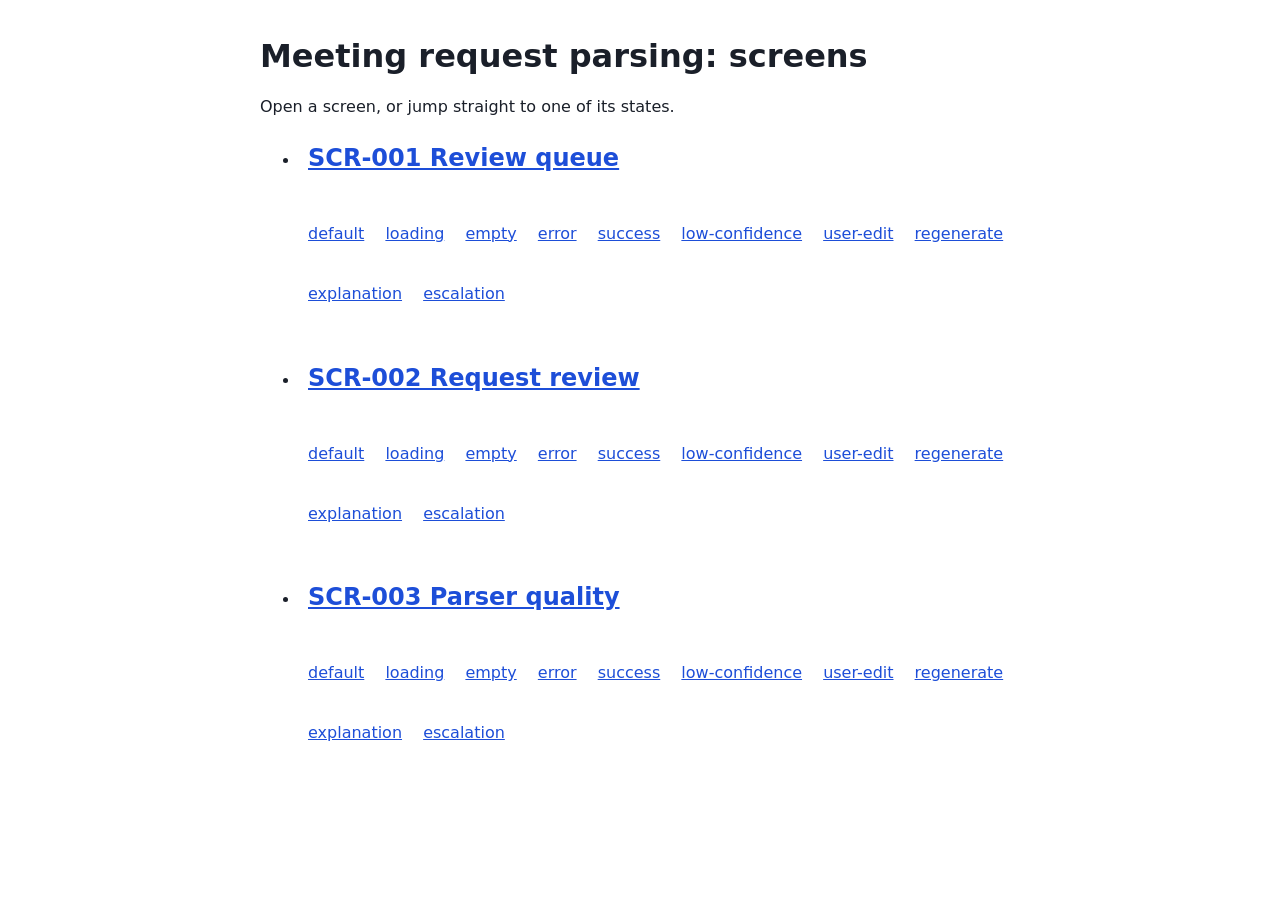
<file: fixtures/ai-clear-fit/golden/ux/index.html>
<!DOCTYPE html>
<html lang="en">
<head>
<meta charset="utf-8">
<title>Meeting request parsing: screen gallery</title>
<style>
:root {
  --color-bg: #ffffff;
  --color-surface: #f5f7fa;
  --color-text: #1a1f29;
  --color-text-muted: #4a5568;
  --color-primary: #1d4ed8;
  --color-on-primary: #ffffff;
  --color-border: #8a94a6;
  --color-success: #166534;
  --color-warning: #92400e;
  --color-danger: #b91c1c;
  --space-1: 4px;
  --space-2: 8px;
  --space-3: 16px;
  --space-4: 24px;
  --space-5: 32px;
  --radius: 8px;
  --font-family: system-ui, -apple-system, "Segoe UI", sans-serif;
  --font-size-base: 16px;
  --touch-target-min: 44px;
}
body { font-family: var(--font-family); color: var(--color-text); background: var(--color-bg); max-width: 760px; margin: 0 auto; padding: var(--space-3); }
a { color: var(--color-primary); display: inline-block; padding: var(--space-2); min-height: var(--touch-target-min); }
</style>
</head>
<body>
<main>
<h1>Meeting request parsing: screens</h1>
<p>Open a screen, or jump straight to one of its states.</p>
<ul>
<li><h2><a href="screens/SCR-001-review-queue.html">SCR-001 Review queue</a></h2><p><a href="screens/SCR-001-review-queue.html#state-default">default</a> <a href="screens/SCR-001-review-queue.html#state-loading">loading</a> <a href="screens/SCR-001-review-queue.html#state-empty">empty</a> <a href="screens/SCR-001-review-queue.html#state-error">error</a> <a href="screens/SCR-001-review-queue.html#state-success">success</a> <a href="screens/SCR-001-review-queue.html#state-low-confidence">low-confidence</a> <a href="screens/SCR-001-review-queue.html#state-user-edit">user-edit</a> <a href="screens/SCR-001-review-queue.html#state-regenerate">regenerate</a> <a href="screens/SCR-001-review-queue.html#state-explanation">explanation</a> <a href="screens/SCR-001-review-queue.html#state-escalation">escalation</a></p></li>
<li><h2><a href="screens/SCR-002-request-review.html">SCR-002 Request review</a></h2><p><a href="screens/SCR-002-request-review.html#state-default">default</a> <a href="screens/SCR-002-request-review.html#state-loading">loading</a> <a href="screens/SCR-002-request-review.html#state-empty">empty</a> <a href="screens/SCR-002-request-review.html#state-error">error</a> <a href="screens/SCR-002-request-review.html#state-success">success</a> <a href="screens/SCR-002-request-review.html#state-low-confidence">low-confidence</a> <a href="screens/SCR-002-request-review.html#state-user-edit">user-edit</a> <a href="screens/SCR-002-request-review.html#state-regenerate">regenerate</a> <a href="screens/SCR-002-request-review.html#state-explanation">explanation</a> <a href="screens/SCR-002-request-review.html#state-escalation">escalation</a></p></li>
<li><h2><a href="screens/SCR-003-parser-quality.html">SCR-003 Parser quality</a></h2><p><a href="screens/SCR-003-parser-quality.html#state-default">default</a> <a href="screens/SCR-003-parser-quality.html#state-loading">loading</a> <a href="screens/SCR-003-parser-quality.html#state-empty">empty</a> <a href="screens/SCR-003-parser-quality.html#state-error">error</a> <a href="screens/SCR-003-parser-quality.html#state-success">success</a> <a href="screens/SCR-003-parser-quality.html#state-low-confidence">low-confidence</a> <a href="screens/SCR-003-parser-quality.html#state-user-edit">user-edit</a> <a href="screens/SCR-003-parser-quality.html#state-regenerate">regenerate</a> <a href="screens/SCR-003-parser-quality.html#state-explanation">explanation</a> <a href="screens/SCR-003-parser-quality.html#state-escalation">escalation</a></p></li>
</ul>
</main>
</body>
</html>
</file>
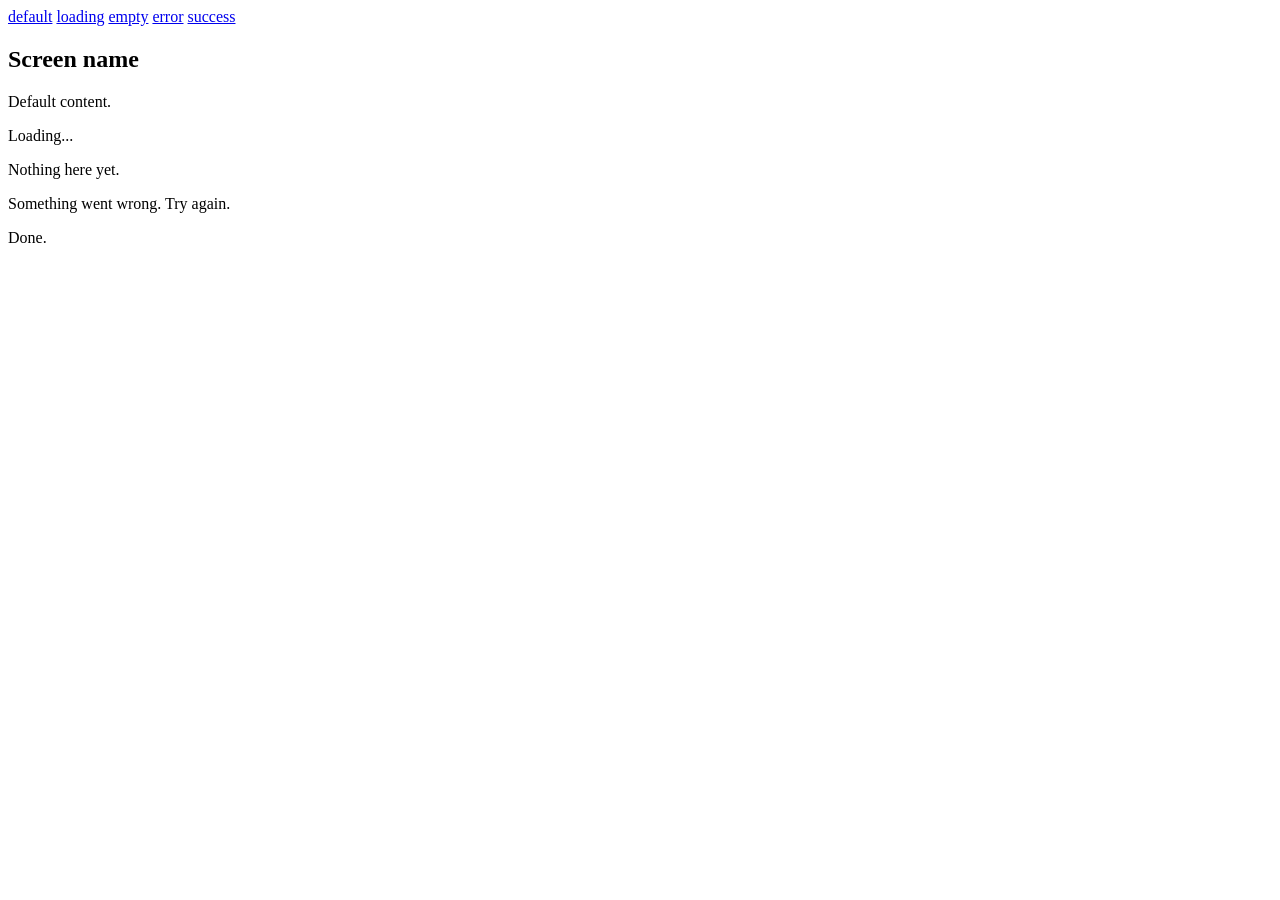
<file: templates/ux-screen.html>
<!DOCTYPE html>
<html lang="en">
<head>
<meta charset="utf-8">
<title>SCR-001 Screen name</title>
<style>
/* TOKENS: replace this comment with the exact content of templates/ux-tokens.css (or the configured tokens file). */
/* Screen styles go after the tokens block. Use var(--...) only: no hex, rgb( or hsl( colours. */
body { font-family: var(--font-family); color: var(--color-text); background: var(--color-bg); }
button, a.button { min-height: var(--touch-target-min); }
</style>
</head>
<body>
<nav aria-label="States">
  <a href="#state-default">default</a>
  <a href="#state-loading">loading</a>
  <a href="#state-empty">empty</a>
  <a href="#state-error">error</a>
  <a href="#state-success">success</a>
  <!-- AI features also: low-confidence, user-edit, regenerate, explanation, escalation -->
</nav>
<main data-screen="SCR-001">
  <section id="state-default" data-state="default">
    <h1>Screen name</h1>
    <p>Default content.</p>
  </section>
  <section id="state-loading" data-state="loading"><p>Loading...</p></section>
  <section id="state-empty" data-state="empty"><p>Nothing here yet.</p></section>
  <section id="state-error" data-state="error"><p>Something went wrong. Try again.</p></section>
  <section id="state-success" data-state="success"><p>Done.</p></section>
</main>
</body>
</html>
</file>
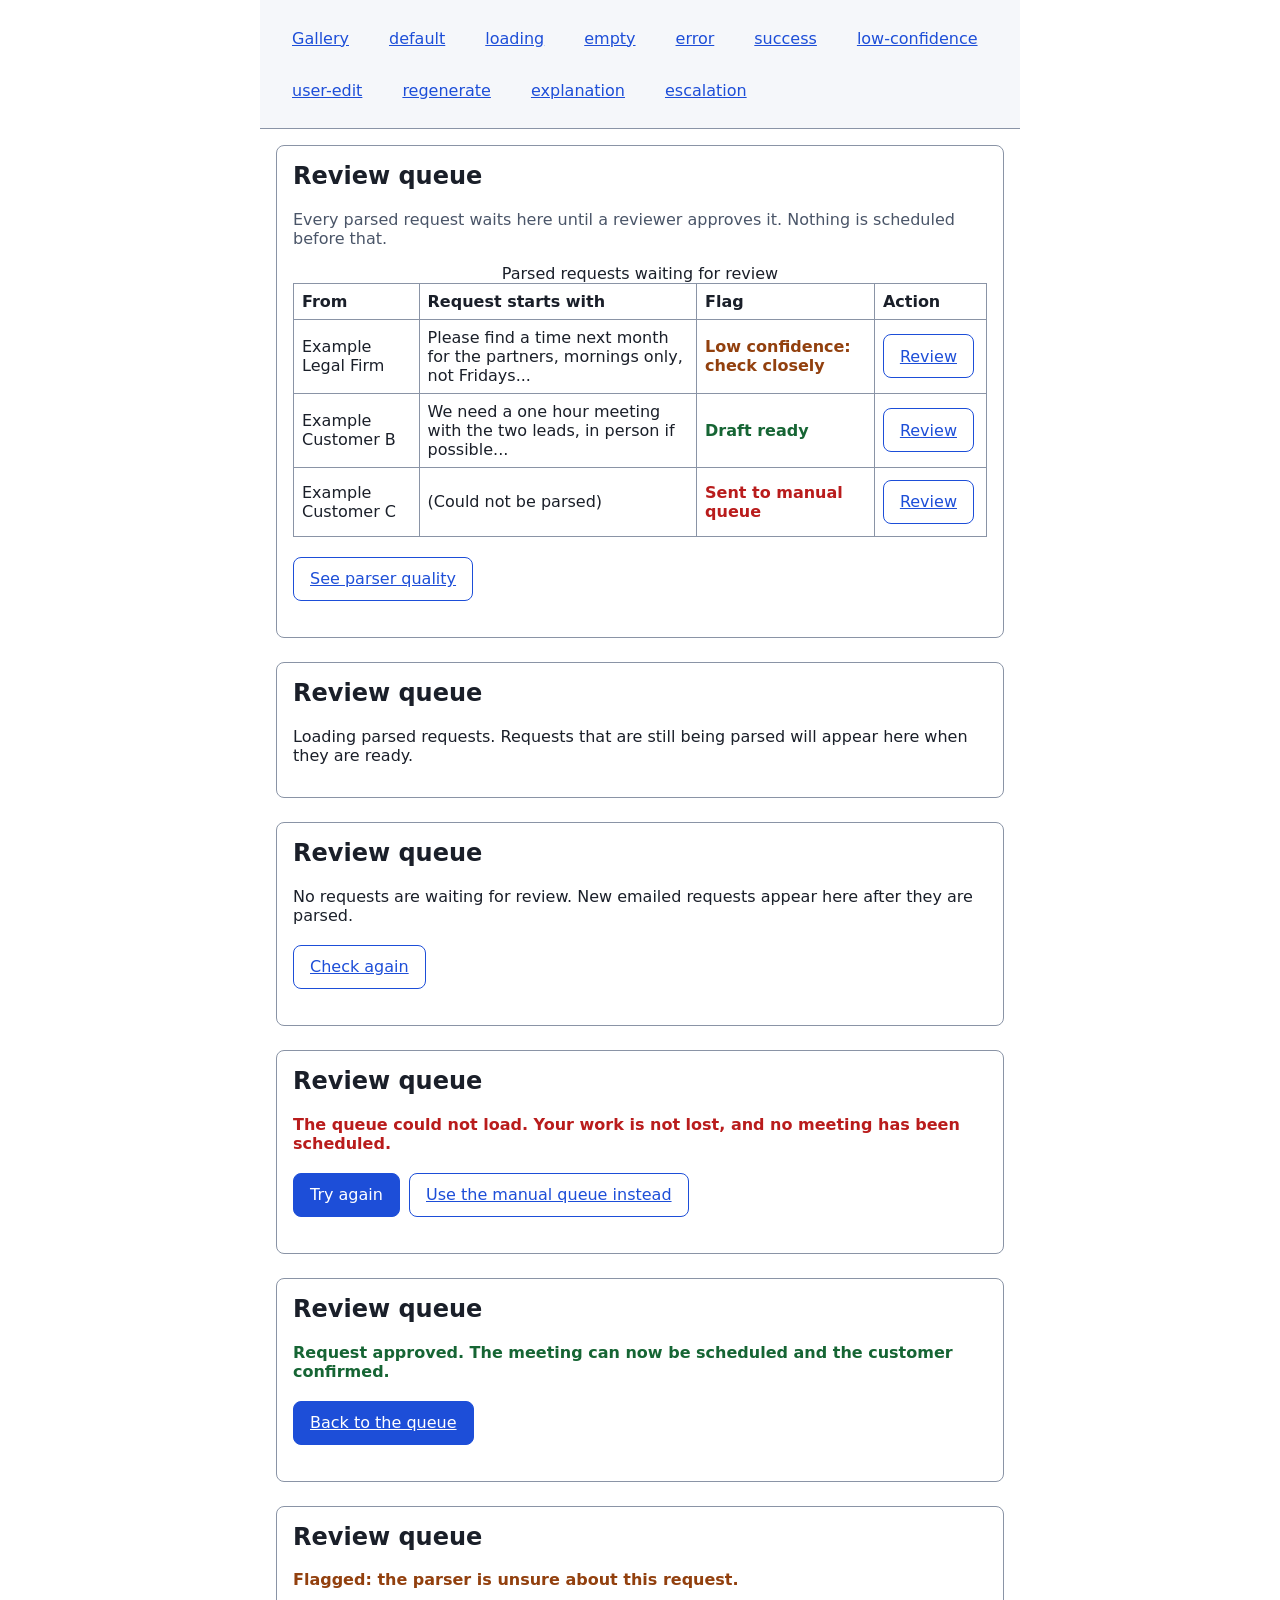
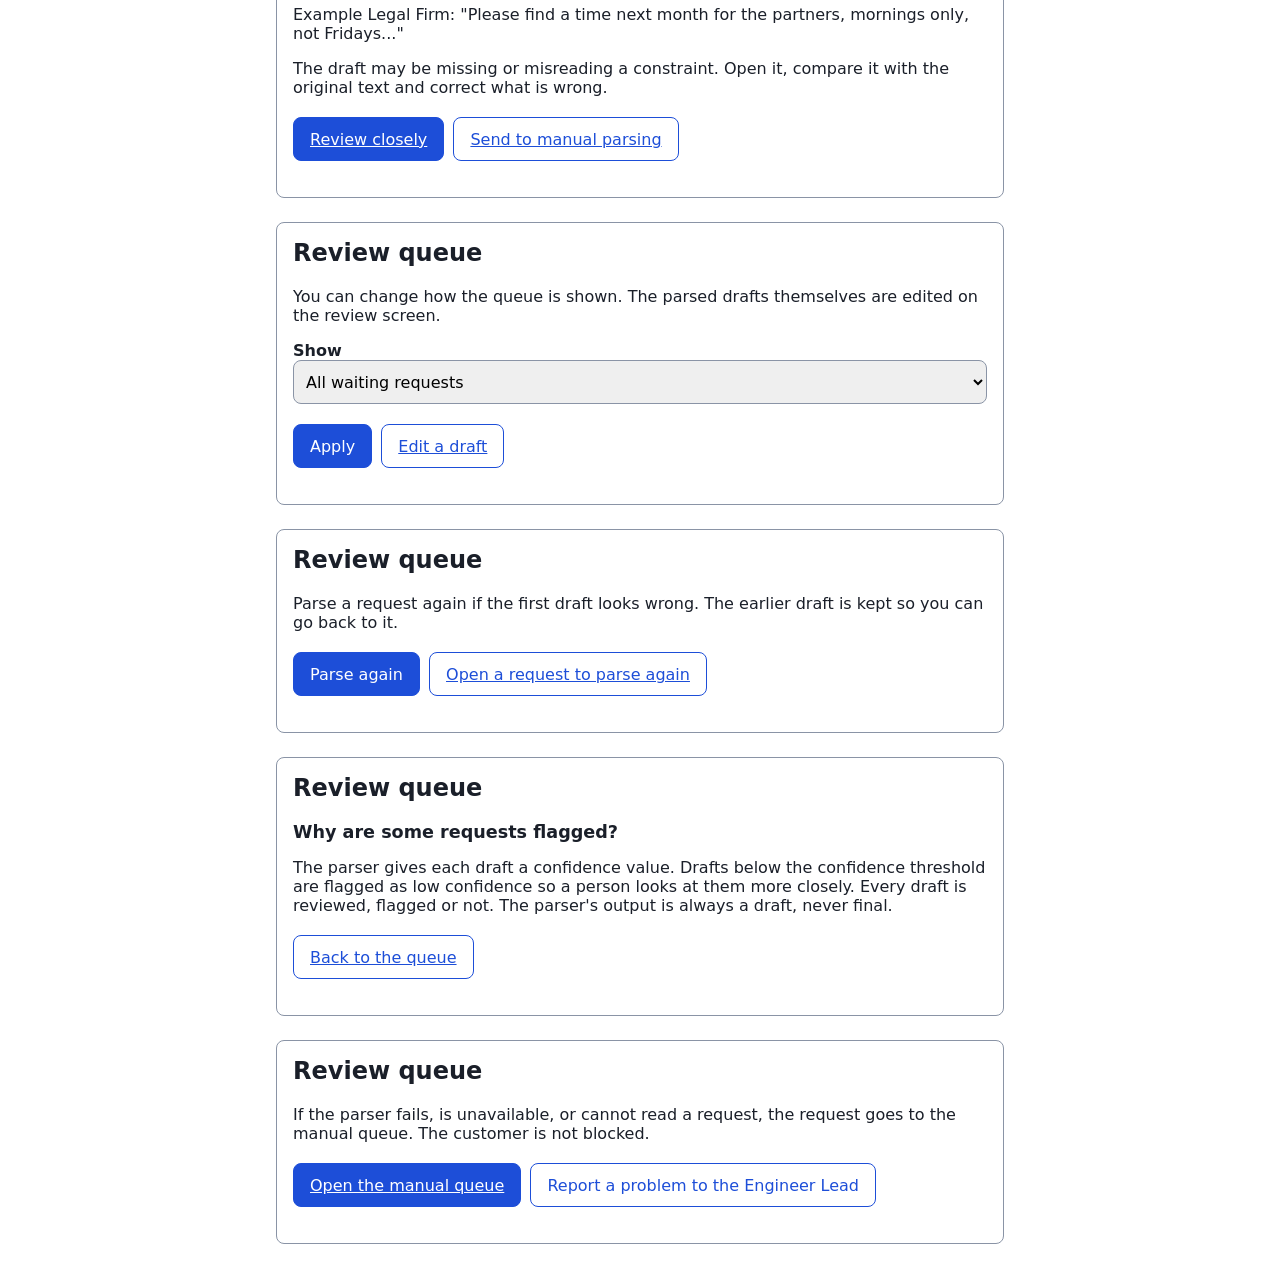
<file: fixtures/ai-clear-fit/golden/ux/screens/SCR-001-review-queue.html>
<!DOCTYPE html>
<html lang="en">
<head>
<meta charset="utf-8">
<title>SCR-001 Review queue</title>
<style>
:root {
  --color-bg: #ffffff;
  --color-surface: #f5f7fa;
  --color-text: #1a1f29;
  --color-text-muted: #4a5568;
  --color-primary: #1d4ed8;
  --color-on-primary: #ffffff;
  --color-border: #8a94a6;
  --color-success: #166534;
  --color-warning: #92400e;
  --color-danger: #b91c1c;
  --space-1: 4px;
  --space-2: 8px;
  --space-3: 16px;
  --space-4: 24px;
  --space-5: 32px;
  --radius: 8px;
  --font-family: system-ui, -apple-system, "Segoe UI", sans-serif;
  --font-size-base: 16px;
  --touch-target-min: 44px;
}
* { box-sizing: border-box; }
body { font-family: var(--font-family); font-size: var(--font-size-base); color: var(--color-text); background: var(--color-bg); margin: 0; }
nav, main { max-width: 760px; margin: 0 auto; padding: var(--space-3); }
nav { display: flex; flex-wrap: wrap; gap: var(--space-2); background: var(--color-surface); border-bottom: 1px solid var(--color-border); }
nav a { color: var(--color-primary); padding: var(--space-2) var(--space-3); min-height: var(--touch-target-min); display: inline-flex; align-items: center; }
section { border: 1px solid var(--color-border); border-radius: var(--radius); padding: var(--space-3); margin-bottom: var(--space-4); }
section:target { outline: 3px solid var(--color-primary); }
h1 { font-size: 1.5rem; margin-top: 0; }
h2 { font-size: 1.1rem; }
.muted { color: var(--color-text-muted); }
.tag { display: inline-block; border: 1px solid var(--color-border); border-radius: var(--radius); padding: var(--space-1) var(--space-2); }
.warn { color: var(--color-warning); border-color: var(--color-warning); font-weight: bold; }
.ok { color: var(--color-success); font-weight: bold; }
.err { color: var(--color-danger); font-weight: bold; }
.box { background: var(--color-surface); border-radius: var(--radius); padding: var(--space-3); margin: var(--space-2) 0; white-space: pre-wrap; }
.row { display: flex; gap: var(--space-3); flex-wrap: wrap; }
.row > * { flex: 1 1 280px; }
table { border-collapse: collapse; width: 100%; }
th, td { border: 1px solid var(--color-border); padding: var(--space-2); text-align: left; }
button, a.button { min-height: var(--touch-target-min); padding: var(--space-2) var(--space-3); border-radius: var(--radius); border: 1px solid var(--color-primary); background: var(--color-bg); color: var(--color-primary); font: inherit; display: inline-flex; align-items: center; cursor: pointer; margin: var(--space-1) var(--space-1) var(--space-1) 0; }
button.primary, a.primary { background: var(--color-primary); color: var(--color-on-primary); }
button.danger { border-color: var(--color-danger); color: var(--color-danger); }
input, select, textarea { min-height: var(--touch-target-min); padding: var(--space-2); border: 1px solid var(--color-border); border-radius: var(--radius); font: inherit; width: 100%; }
label { display: block; font-weight: bold; margin-top: var(--space-2); }
</style>
</head>
<body>
<nav aria-label="States of this screen">
  <a href="../index.html">Gallery</a>
  <a href="#state-default">default</a>
  <a href="#state-loading">loading</a>
  <a href="#state-empty">empty</a>
  <a href="#state-error">error</a>
  <a href="#state-success">success</a>
  <a href="#state-low-confidence">low-confidence</a>
  <a href="#state-user-edit">user-edit</a>
  <a href="#state-regenerate">regenerate</a>
  <a href="#state-explanation">explanation</a>
  <a href="#state-escalation">escalation</a>
</nav>
<main data-screen="SCR-001">
  <section id="state-default" data-state="default">
<h1>Review queue</h1>
<p class="muted">Every parsed request waits here until a reviewer approves it. Nothing is scheduled before that.</p>
<table>
<caption>Parsed requests waiting for review</caption>
<thead><tr><th scope="col">From</th><th scope="col">Request starts with</th><th scope="col">Flag</th><th scope="col">Action</th></tr></thead>
<tbody>
<tr><td>Example Legal Firm</td><td>Please find a time next month for the partners, mornings only, not Fridays...</td><td><span class="warn">Low confidence: check closely</span></td><td><a class="button" href="SCR-002-request-review.html">Review</a></td></tr>
<tr><td>Example Customer B</td><td>We need a one hour meeting with the two leads, in person if possible...</td><td><span class="ok">Draft ready</span></td><td><a class="button" href="SCR-002-request-review.html">Review</a></td></tr>
<tr><td>Example Customer C</td><td>(Could not be parsed)</td><td><span class="err">Sent to manual queue</span></td><td><a class="button" href="SCR-002-request-review.html">Review</a></td></tr>
</tbody></table>
<p><a class="button" href="SCR-003-parser-quality.html">See parser quality</a></p>
  </section>
  <section id="state-loading" data-state="loading">
<h1>Review queue</h1><p role="status">Loading parsed requests. Requests that are still being parsed will appear here when they are ready.</p>
  </section>
  <section id="state-empty" data-state="empty">
<h1>Review queue</h1><p>No requests are waiting for review. New emailed requests appear here after they are parsed.</p><p><a class="button" href="#state-default">Check again</a></p>
  </section>
  <section id="state-error" data-state="error">
<h1>Review queue</h1><p class="err" role="alert">The queue could not load. Your work is not lost, and no meeting has been scheduled.</p><p><button class="primary">Try again</button> <a class="button" href="#state-escalation">Use the manual queue instead</a></p>
  </section>
  <section id="state-success" data-state="success">
<h1>Review queue</h1><p class="ok" role="status">Request approved. The meeting can now be scheduled and the customer confirmed.</p><p><a class="button primary" href="#state-default">Back to the queue</a></p>
  </section>
  <section id="state-low-confidence" data-state="low-confidence">
<h1>Review queue</h1>
<p class="warn">Flagged: the parser is unsure about this request.</p>
<p>Example Legal Firm: "Please find a time next month for the partners, mornings only, not Fridays..."</p>
<p>The draft may be missing or misreading a constraint. Open it, compare it with the original text and correct what is wrong.</p>
<p><a class="button primary" href="SCR-002-request-review.html#state-low-confidence">Review closely</a> <a class="button" href="#state-escalation">Send to manual parsing</a></p>
  </section>
  <section id="state-user-edit" data-state="user-edit">
<h1>Review queue</h1>
<p>You can change how the queue is shown. The parsed drafts themselves are edited on the review screen.</p>
<label for="q-filter">Show</label>
<select id="q-filter"><option>All waiting requests</option><option>Low confidence only</option><option>Sent to manual queue</option></select>
<p><button class="primary">Apply</button> <a class="button" href="SCR-002-request-review.html#state-user-edit">Edit a draft</a></p>
  </section>
  <section id="state-regenerate" data-state="regenerate">
<h1>Review queue</h1>
<p>Parse a request again if the first draft looks wrong. The earlier draft is kept so you can go back to it.</p>
<p><button class="primary">Parse again</button> <a class="button" href="SCR-002-request-review.html#state-regenerate">Open a request to parse again</a></p>
  </section>
  <section id="state-explanation" data-state="explanation">
<h1>Review queue</h1>
<h2>Why are some requests flagged?</h2>
<p>The parser gives each draft a confidence value. Drafts below the confidence threshold are flagged as low confidence so a person looks at them more closely. Every draft is reviewed, flagged or not. The parser's output is always a draft, never final.</p>
<p><a class="button" href="#state-default">Back to the queue</a></p>
  </section>
  <section id="state-escalation" data-state="escalation">
<h1>Review queue</h1>
<p>If the parser fails, is unavailable, or cannot read a request, the request goes to the manual queue. The customer is not blocked.</p>
<p><a class="button primary" href="#state-default">Open the manual queue</a> <button>Report a problem to the Engineer Lead</button></p>
  </section>
</main>
</body>
</html>
</file>
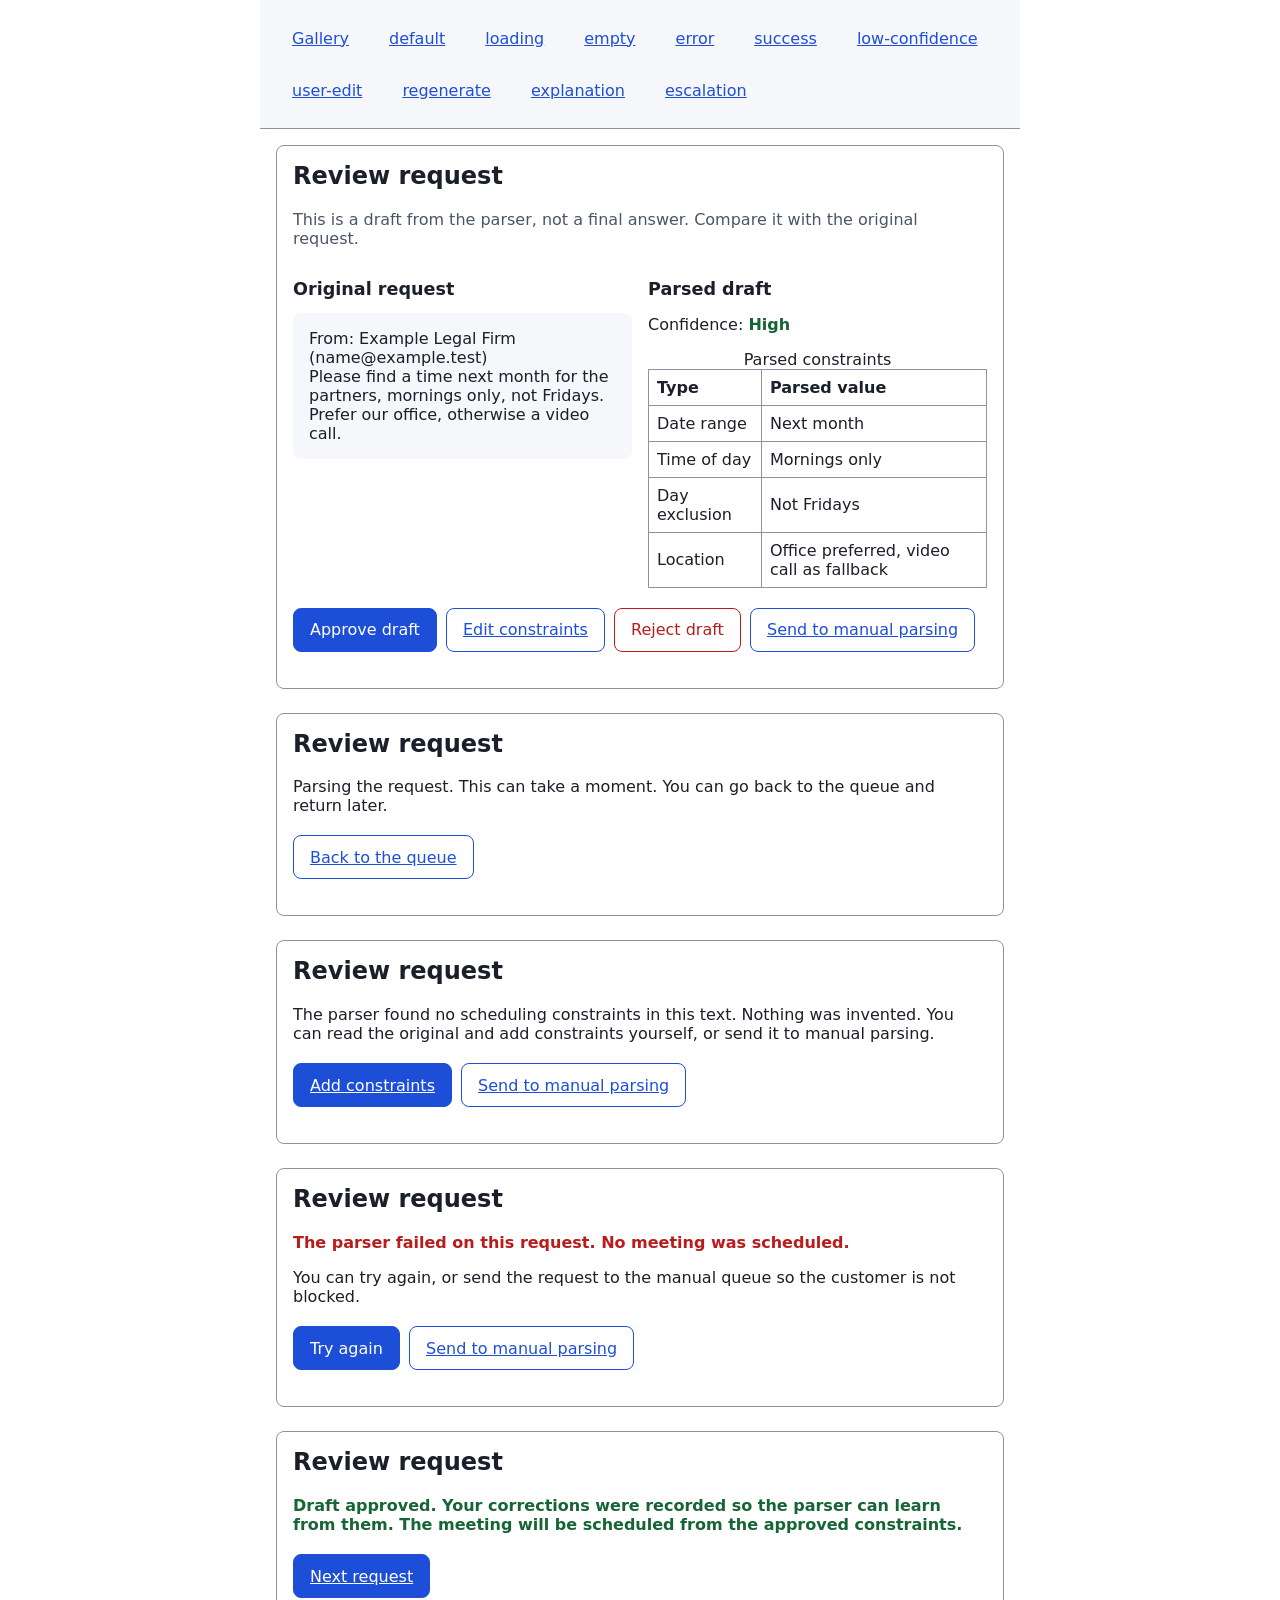
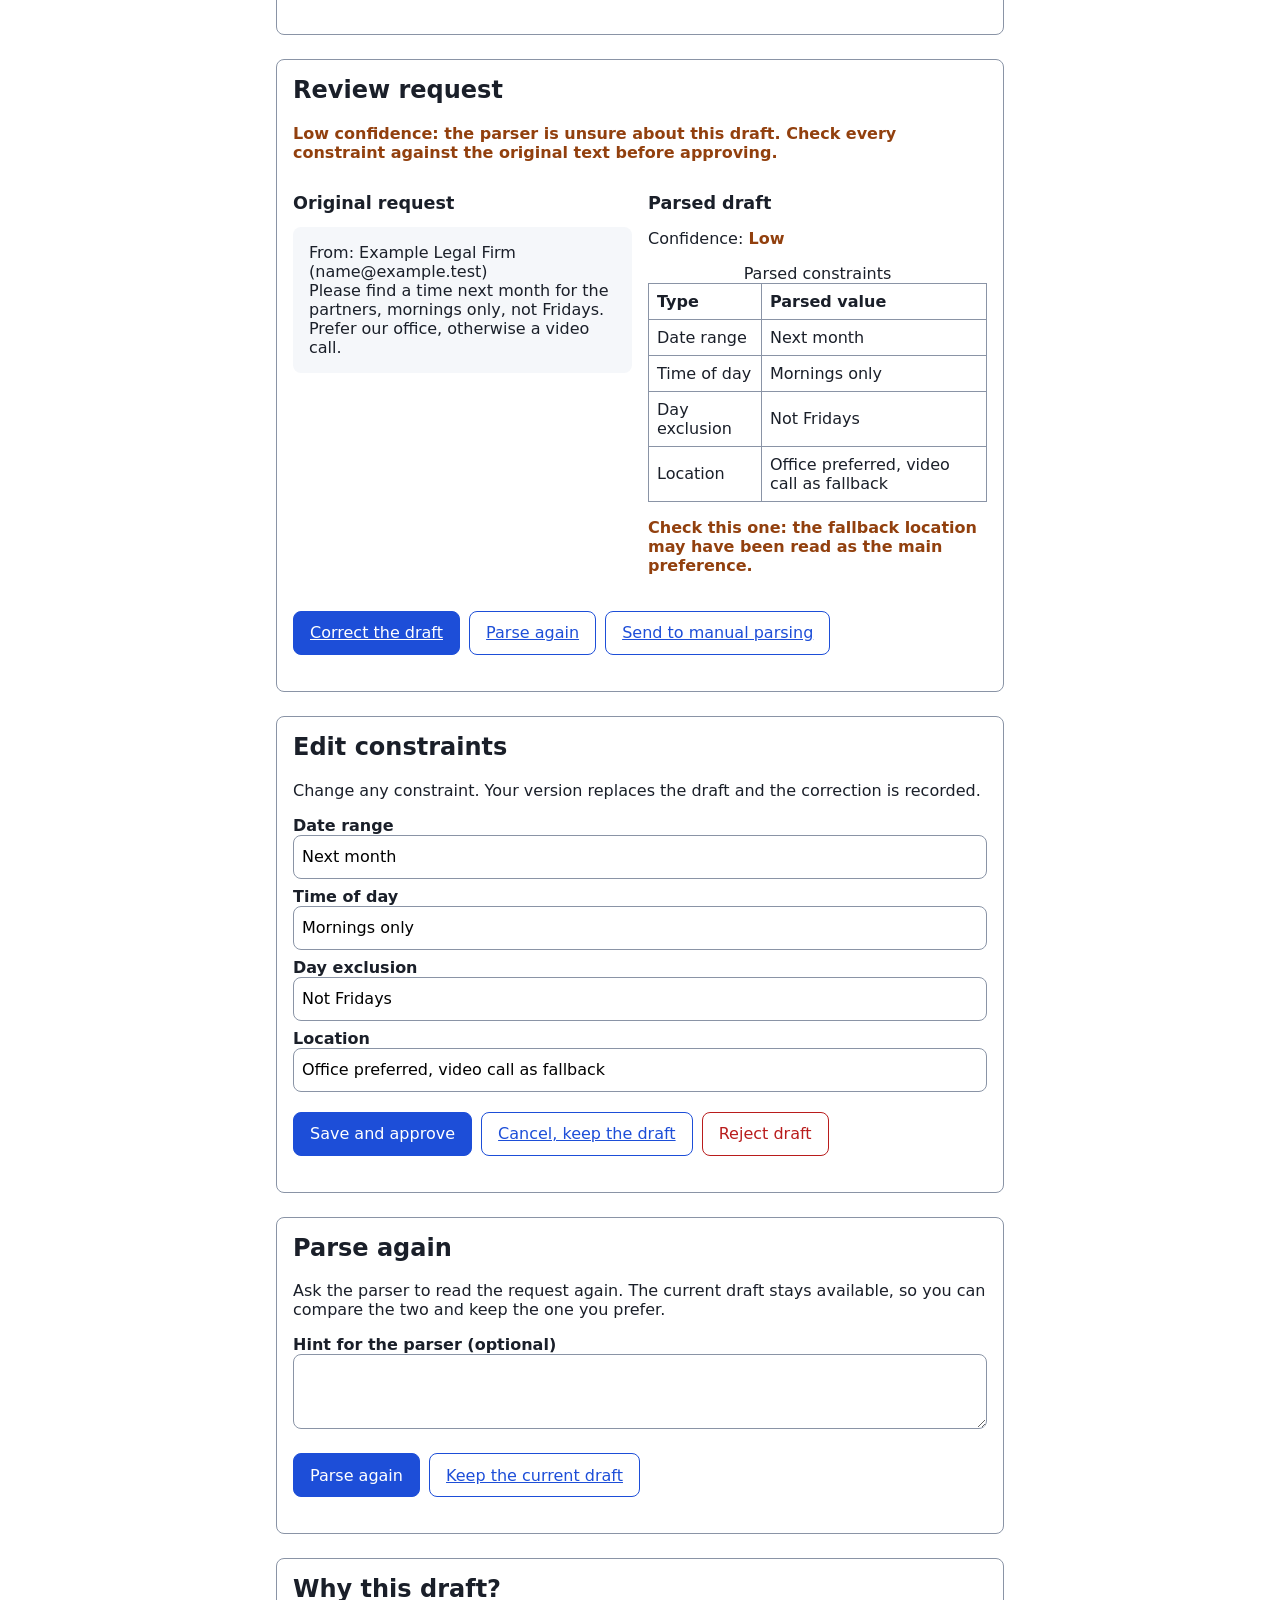
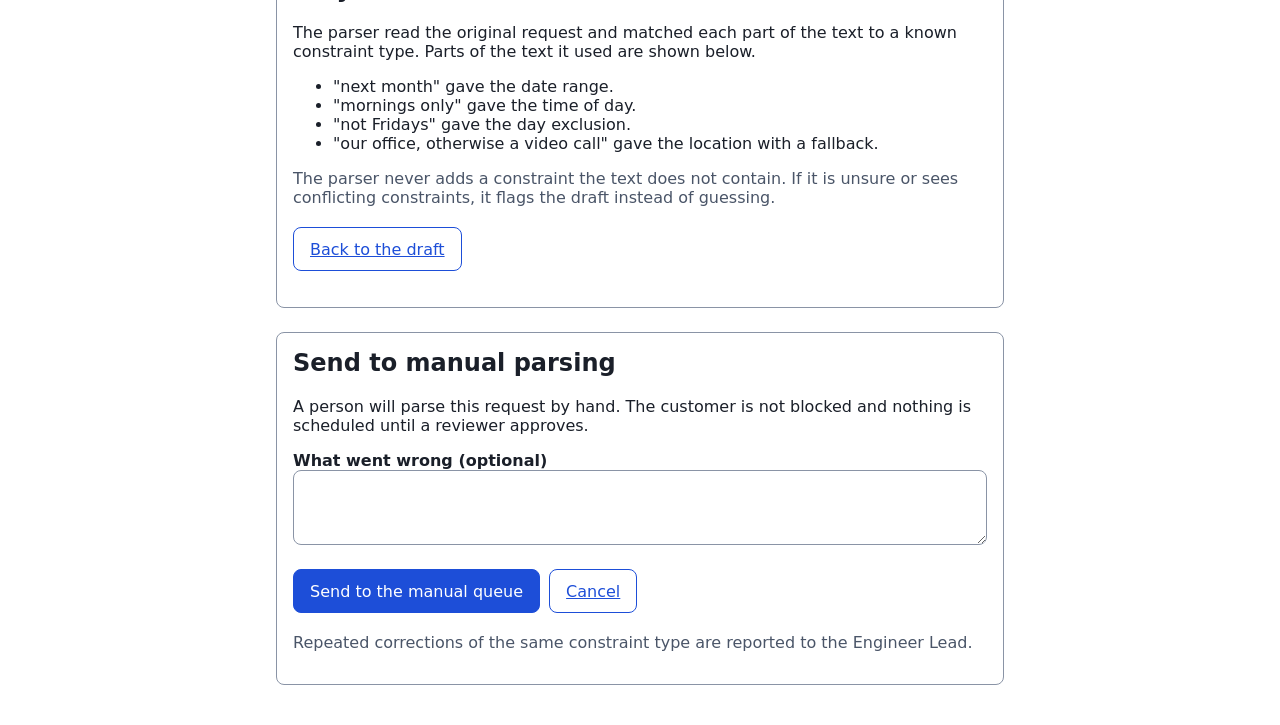
<file: fixtures/ai-clear-fit/golden/ux/screens/SCR-002-request-review.html>
<!DOCTYPE html>
<html lang="en">
<head>
<meta charset="utf-8">
<title>SCR-002 Request review</title>
<style>
:root {
  --color-bg: #ffffff;
  --color-surface: #f5f7fa;
  --color-text: #1a1f29;
  --color-text-muted: #4a5568;
  --color-primary: #1d4ed8;
  --color-on-primary: #ffffff;
  --color-border: #8a94a6;
  --color-success: #166534;
  --color-warning: #92400e;
  --color-danger: #b91c1c;
  --space-1: 4px;
  --space-2: 8px;
  --space-3: 16px;
  --space-4: 24px;
  --space-5: 32px;
  --radius: 8px;
  --font-family: system-ui, -apple-system, "Segoe UI", sans-serif;
  --font-size-base: 16px;
  --touch-target-min: 44px;
}
* { box-sizing: border-box; }
body { font-family: var(--font-family); font-size: var(--font-size-base); color: var(--color-text); background: var(--color-bg); margin: 0; }
nav, main { max-width: 760px; margin: 0 auto; padding: var(--space-3); }
nav { display: flex; flex-wrap: wrap; gap: var(--space-2); background: var(--color-surface); border-bottom: 1px solid var(--color-border); }
nav a { color: var(--color-primary); padding: var(--space-2) var(--space-3); min-height: var(--touch-target-min); display: inline-flex; align-items: center; }
section { border: 1px solid var(--color-border); border-radius: var(--radius); padding: var(--space-3); margin-bottom: var(--space-4); }
section:target { outline: 3px solid var(--color-primary); }
h1 { font-size: 1.5rem; margin-top: 0; }
h2 { font-size: 1.1rem; }
.muted { color: var(--color-text-muted); }
.tag { display: inline-block; border: 1px solid var(--color-border); border-radius: var(--radius); padding: var(--space-1) var(--space-2); }
.warn { color: var(--color-warning); border-color: var(--color-warning); font-weight: bold; }
.ok { color: var(--color-success); font-weight: bold; }
.err { color: var(--color-danger); font-weight: bold; }
.box { background: var(--color-surface); border-radius: var(--radius); padding: var(--space-3); margin: var(--space-2) 0; white-space: pre-wrap; }
.row { display: flex; gap: var(--space-3); flex-wrap: wrap; }
.row > * { flex: 1 1 280px; }
table { border-collapse: collapse; width: 100%; }
th, td { border: 1px solid var(--color-border); padding: var(--space-2); text-align: left; }
button, a.button { min-height: var(--touch-target-min); padding: var(--space-2) var(--space-3); border-radius: var(--radius); border: 1px solid var(--color-primary); background: var(--color-bg); color: var(--color-primary); font: inherit; display: inline-flex; align-items: center; cursor: pointer; margin: var(--space-1) var(--space-1) var(--space-1) 0; }
button.primary, a.primary { background: var(--color-primary); color: var(--color-on-primary); }
button.danger { border-color: var(--color-danger); color: var(--color-danger); }
input, select, textarea { min-height: var(--touch-target-min); padding: var(--space-2); border: 1px solid var(--color-border); border-radius: var(--radius); font: inherit; width: 100%; }
label { display: block; font-weight: bold; margin-top: var(--space-2); }
</style>
</head>
<body>
<nav aria-label="States of this screen">
  <a href="../index.html">Gallery</a>
  <a href="#state-default">default</a>
  <a href="#state-loading">loading</a>
  <a href="#state-empty">empty</a>
  <a href="#state-error">error</a>
  <a href="#state-success">success</a>
  <a href="#state-low-confidence">low-confidence</a>
  <a href="#state-user-edit">user-edit</a>
  <a href="#state-regenerate">regenerate</a>
  <a href="#state-explanation">explanation</a>
  <a href="#state-escalation">escalation</a>
</nav>
<main data-screen="SCR-002">
  <section id="state-default" data-state="default">
<h1>Review request</h1>
<p class="muted">This is a draft from the parser, not a final answer. Compare it with the original request.</p>
<div class="row"><div><h2>Original request</h2><div class="box" aria-label="Original request text">From: Example Legal Firm (name@example.test)
Please find a time next month for the partners, mornings only, not Fridays. Prefer our office, otherwise a video call.</div></div><div><h2>Parsed draft</h2><p>Confidence: <span class="ok">High</span></p><table>
<caption>Parsed constraints</caption>
<thead><tr><th scope="col">Type</th><th scope="col">Parsed value</th></tr></thead>
<tbody>
<tr><td>Date range</td><td>Next month</td></tr>
<tr><td>Time of day</td><td>Mornings only</td></tr>
<tr><td>Day exclusion</td><td>Not Fridays</td></tr>
<tr><td>Location</td><td>Office preferred, video call as fallback</td></tr>
</tbody></table></div></div>
<p><button class="primary">Approve draft</button> <a class="button" href="#state-user-edit">Edit constraints</a> <button class="danger">Reject draft</button> <a class="button" href="#state-escalation">Send to manual parsing</a></p>
  </section>
  <section id="state-loading" data-state="loading">
<h1>Review request</h1><p role="status">Parsing the request. This can take a moment. You can go back to the queue and return later.</p><p><a class="button" href="SCR-001-review-queue.html">Back to the queue</a></p>
  </section>
  <section id="state-empty" data-state="empty">
<h1>Review request</h1><p>The parser found no scheduling constraints in this text. Nothing was invented. You can read the original and add constraints yourself, or send it to manual parsing.</p><p><a class="button primary" href="#state-user-edit">Add constraints</a> <a class="button" href="#state-escalation">Send to manual parsing</a></p>
  </section>
  <section id="state-error" data-state="error">
<h1>Review request</h1><p class="err" role="alert">The parser failed on this request. No meeting was scheduled.</p><p>You can try again, or send the request to the manual queue so the customer is not blocked.</p><p><button class="primary">Try again</button> <a class="button" href="#state-escalation">Send to manual parsing</a></p>
  </section>
  <section id="state-success" data-state="success">
<h1>Review request</h1><p class="ok" role="status">Draft approved. Your corrections were recorded so the parser can learn from them. The meeting will be scheduled from the approved constraints.</p><p><a class="button primary" href="SCR-001-review-queue.html">Next request</a></p>
  </section>
  <section id="state-low-confidence" data-state="low-confidence">
<h1>Review request</h1>
<p class="warn" role="status">Low confidence: the parser is unsure about this draft. Check every constraint against the original text before approving.</p>
<div class="row"><div><h2>Original request</h2><div class="box" aria-label="Original request text">From: Example Legal Firm (name@example.test)
Please find a time next month for the partners, mornings only, not Fridays. Prefer our office, otherwise a video call.</div></div><div><h2>Parsed draft</h2><p>Confidence: <span class="warn">Low</span></p><table>
<caption>Parsed constraints</caption>
<thead><tr><th scope="col">Type</th><th scope="col">Parsed value</th></tr></thead>
<tbody>
<tr><td>Date range</td><td>Next month</td></tr>
<tr><td>Time of day</td><td>Mornings only</td></tr>
<tr><td>Day exclusion</td><td>Not Fridays</td></tr>
<tr><td>Location</td><td>Office preferred, video call as fallback</td></tr>
</tbody></table><p class="warn">Check this one: the fallback location may have been read as the main preference.</p></div></div>
<p><a class="button primary" href="#state-user-edit">Correct the draft</a> <a class="button" href="#state-regenerate">Parse again</a> <a class="button" href="#state-escalation">Send to manual parsing</a></p>
  </section>
  <section id="state-user-edit" data-state="user-edit">
<h1>Edit constraints</h1>
<p>Change any constraint. Your version replaces the draft and the correction is recorded.</p>
<label for="c-date">Date range</label><input id="c-date" type="text" value="Next month">
<label for="c-time">Time of day</label><input id="c-time" type="text" value="Mornings only">
<label for="c-day">Day exclusion</label><input id="c-day" type="text" value="Not Fridays">
<label for="c-loc">Location</label><input id="c-loc" type="text" value="Office preferred, video call as fallback">
<p><button class="primary">Save and approve</button> <a class="button" href="#state-default">Cancel, keep the draft</a> <button class="danger">Reject draft</button></p>
  </section>
  <section id="state-regenerate" data-state="regenerate">
<h1>Parse again</h1>
<p>Ask the parser to read the request again. The current draft stays available, so you can compare the two and keep the one you prefer.</p>
<label for="r-note">Hint for the parser (optional)</label>
<textarea id="r-note" rows="3"></textarea>
<p><button class="primary">Parse again</button> <a class="button" href="#state-default">Keep the current draft</a></p>
  </section>
  <section id="state-explanation" data-state="explanation">
<h1>Why this draft?</h1>
<p>The parser read the original request and matched each part of the text to a known constraint type. Parts of the text it used are shown below.</p>
<ul>
<li>"next month" gave the date range.</li>
<li>"mornings only" gave the time of day.</li>
<li>"not Fridays" gave the day exclusion.</li>
<li>"our office, otherwise a video call" gave the location with a fallback.</li>
</ul>
<p class="muted">The parser never adds a constraint the text does not contain. If it is unsure or sees conflicting constraints, it flags the draft instead of guessing.</p>
<p><a class="button" href="#state-default">Back to the draft</a></p>
  </section>
  <section id="state-escalation" data-state="escalation">
<h1>Send to manual parsing</h1>
<p>A person will parse this request by hand. The customer is not blocked and nothing is scheduled until a reviewer approves.</p>
<label for="e-reason">What went wrong (optional)</label>
<textarea id="e-reason" rows="3"></textarea>
<p><button class="primary">Send to the manual queue</button> <a class="button" href="#state-default">Cancel</a></p>
<p class="muted">Repeated corrections of the same constraint type are reported to the Engineer Lead.</p>
  </section>
</main>
</body>
</html>
</file>
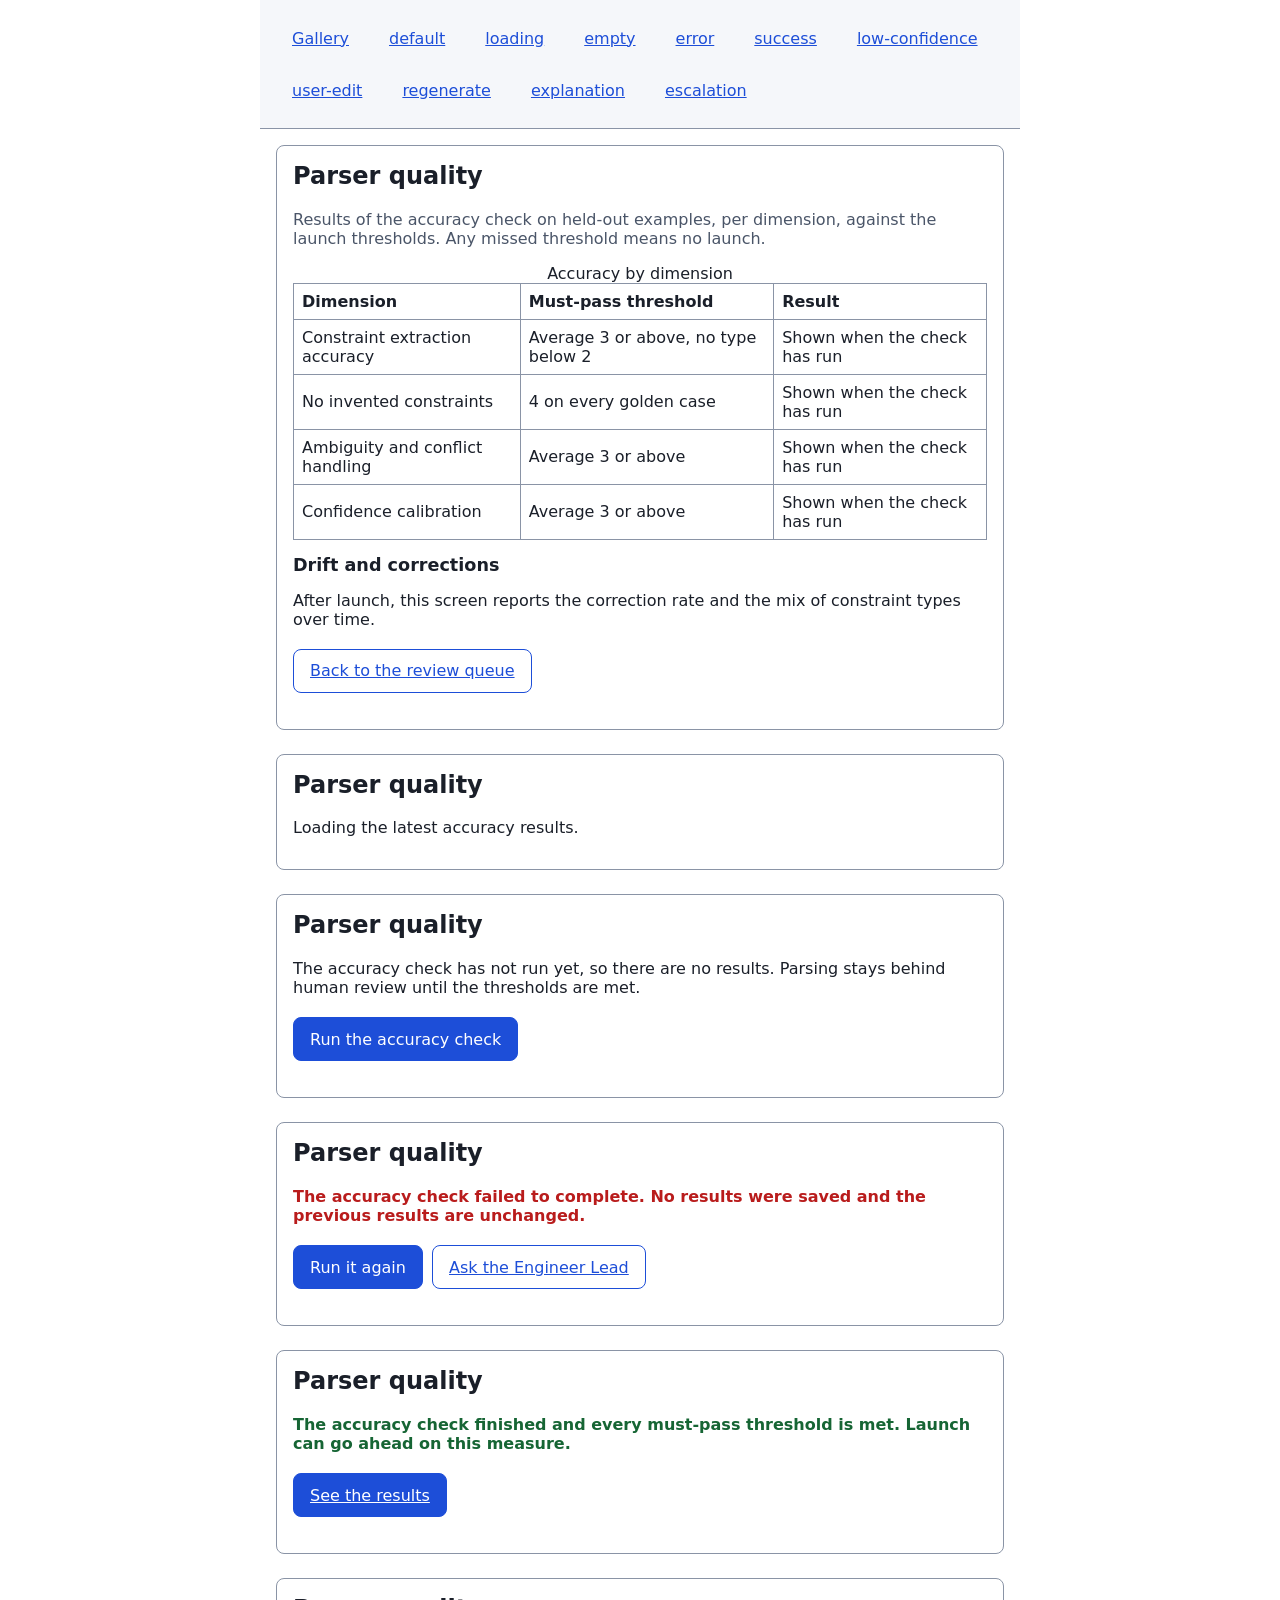
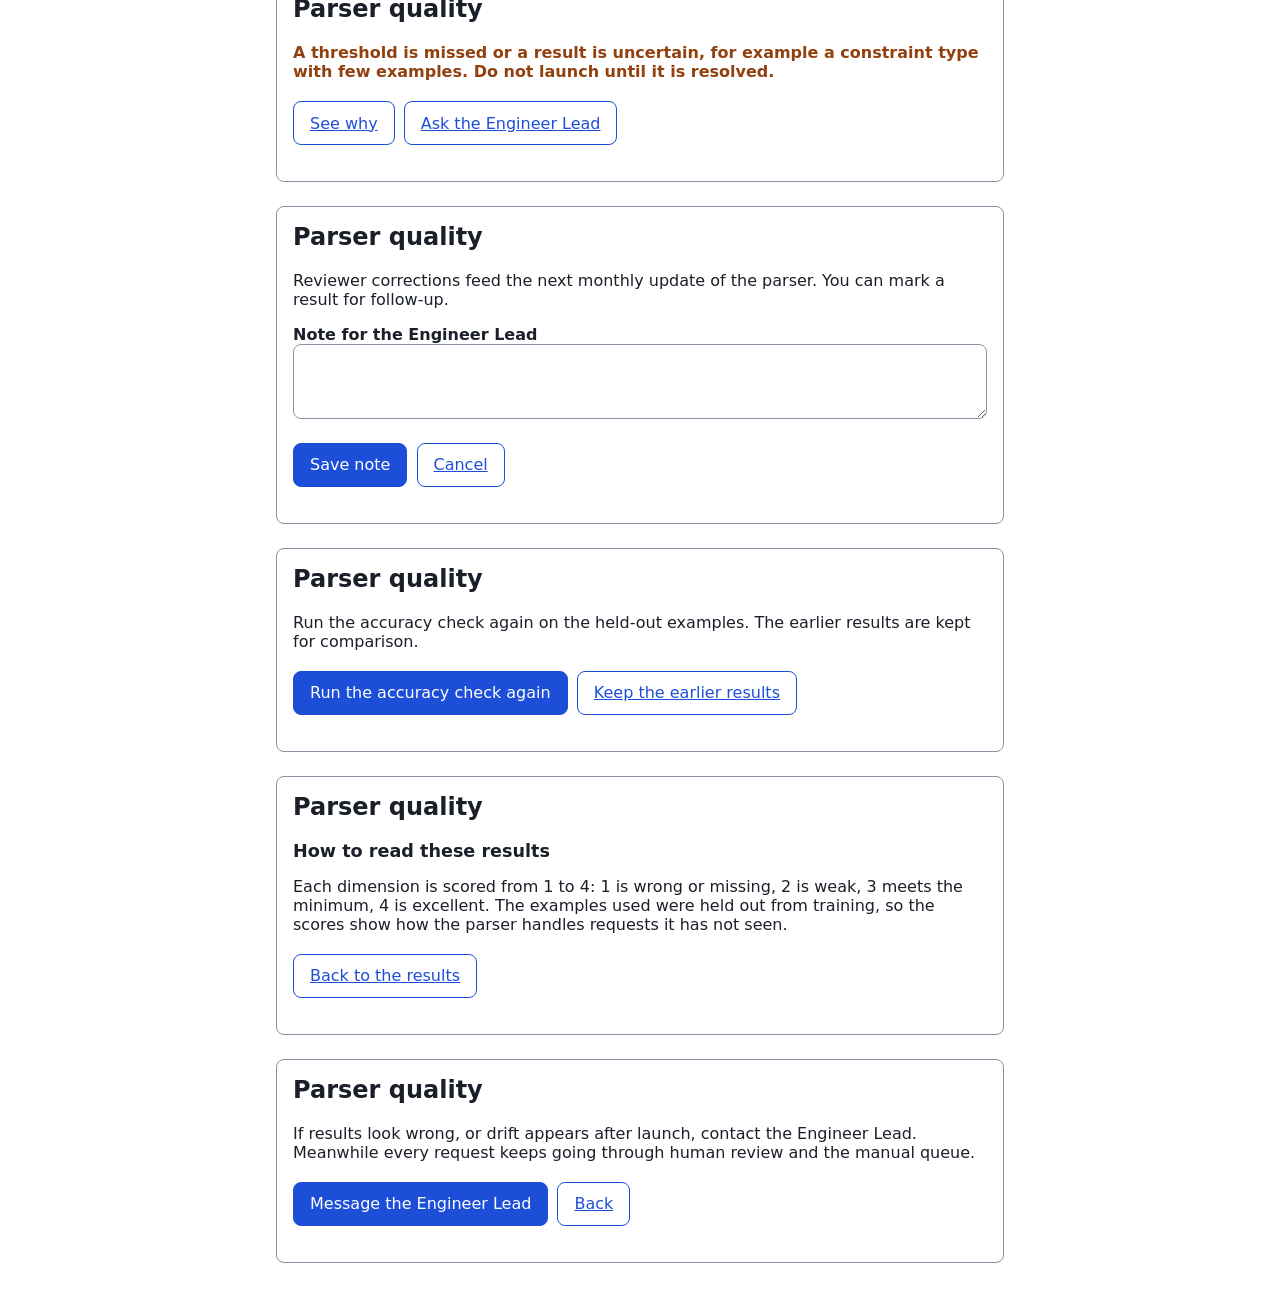
<file: fixtures/ai-clear-fit/golden/ux/screens/SCR-003-parser-quality.html>
<!DOCTYPE html>
<html lang="en">
<head>
<meta charset="utf-8">
<title>SCR-003 Parser quality</title>
<style>
:root {
  --color-bg: #ffffff;
  --color-surface: #f5f7fa;
  --color-text: #1a1f29;
  --color-text-muted: #4a5568;
  --color-primary: #1d4ed8;
  --color-on-primary: #ffffff;
  --color-border: #8a94a6;
  --color-success: #166534;
  --color-warning: #92400e;
  --color-danger: #b91c1c;
  --space-1: 4px;
  --space-2: 8px;
  --space-3: 16px;
  --space-4: 24px;
  --space-5: 32px;
  --radius: 8px;
  --font-family: system-ui, -apple-system, "Segoe UI", sans-serif;
  --font-size-base: 16px;
  --touch-target-min: 44px;
}
* { box-sizing: border-box; }
body { font-family: var(--font-family); font-size: var(--font-size-base); color: var(--color-text); background: var(--color-bg); margin: 0; }
nav, main { max-width: 760px; margin: 0 auto; padding: var(--space-3); }
nav { display: flex; flex-wrap: wrap; gap: var(--space-2); background: var(--color-surface); border-bottom: 1px solid var(--color-border); }
nav a { color: var(--color-primary); padding: var(--space-2) var(--space-3); min-height: var(--touch-target-min); display: inline-flex; align-items: center; }
section { border: 1px solid var(--color-border); border-radius: var(--radius); padding: var(--space-3); margin-bottom: var(--space-4); }
section:target { outline: 3px solid var(--color-primary); }
h1 { font-size: 1.5rem; margin-top: 0; }
h2 { font-size: 1.1rem; }
.muted { color: var(--color-text-muted); }
.tag { display: inline-block; border: 1px solid var(--color-border); border-radius: var(--radius); padding: var(--space-1) var(--space-2); }
.warn { color: var(--color-warning); border-color: var(--color-warning); font-weight: bold; }
.ok { color: var(--color-success); font-weight: bold; }
.err { color: var(--color-danger); font-weight: bold; }
.box { background: var(--color-surface); border-radius: var(--radius); padding: var(--space-3); margin: var(--space-2) 0; white-space: pre-wrap; }
.row { display: flex; gap: var(--space-3); flex-wrap: wrap; }
.row > * { flex: 1 1 280px; }
table { border-collapse: collapse; width: 100%; }
th, td { border: 1px solid var(--color-border); padding: var(--space-2); text-align: left; }
button, a.button { min-height: var(--touch-target-min); padding: var(--space-2) var(--space-3); border-radius: var(--radius); border: 1px solid var(--color-primary); background: var(--color-bg); color: var(--color-primary); font: inherit; display: inline-flex; align-items: center; cursor: pointer; margin: var(--space-1) var(--space-1) var(--space-1) 0; }
button.primary, a.primary { background: var(--color-primary); color: var(--color-on-primary); }
button.danger { border-color: var(--color-danger); color: var(--color-danger); }
input, select, textarea { min-height: var(--touch-target-min); padding: var(--space-2); border: 1px solid var(--color-border); border-radius: var(--radius); font: inherit; width: 100%; }
label { display: block; font-weight: bold; margin-top: var(--space-2); }
</style>
</head>
<body>
<nav aria-label="States of this screen">
  <a href="../index.html">Gallery</a>
  <a href="#state-default">default</a>
  <a href="#state-loading">loading</a>
  <a href="#state-empty">empty</a>
  <a href="#state-error">error</a>
  <a href="#state-success">success</a>
  <a href="#state-low-confidence">low-confidence</a>
  <a href="#state-user-edit">user-edit</a>
  <a href="#state-regenerate">regenerate</a>
  <a href="#state-explanation">explanation</a>
  <a href="#state-escalation">escalation</a>
</nav>
<main data-screen="SCR-003">
  <section id="state-default" data-state="default">
<h1>Parser quality</h1>
<p class="muted">Results of the accuracy check on held-out examples, per dimension, against the launch thresholds. Any missed threshold means no launch.</p>
<table>
<caption>Accuracy by dimension</caption>
<thead><tr><th scope="col">Dimension</th><th scope="col">Must-pass threshold</th><th scope="col">Result</th></tr></thead>
<tbody>
<tr><td>Constraint extraction accuracy</td><td>Average 3 or above, no type below 2</td><td>Shown when the check has run</td></tr>
<tr><td>No invented constraints</td><td>4 on every golden case</td><td>Shown when the check has run</td></tr>
<tr><td>Ambiguity and conflict handling</td><td>Average 3 or above</td><td>Shown when the check has run</td></tr>
<tr><td>Confidence calibration</td><td>Average 3 or above</td><td>Shown when the check has run</td></tr>
</tbody></table>
<h2>Drift and corrections</h2>
<p>After launch, this screen reports the correction rate and the mix of constraint types over time.</p>
<p><a class="button" href="SCR-001-review-queue.html">Back to the review queue</a></p>
  </section>
  <section id="state-loading" data-state="loading">
<h1>Parser quality</h1><p role="status">Loading the latest accuracy results.</p>
  </section>
  <section id="state-empty" data-state="empty">
<h1>Parser quality</h1><p>The accuracy check has not run yet, so there are no results. Parsing stays behind human review until the thresholds are met.</p><p><button class="primary">Run the accuracy check</button></p>
  </section>
  <section id="state-error" data-state="error">
<h1>Parser quality</h1><p class="err" role="alert">The accuracy check failed to complete. No results were saved and the previous results are unchanged.</p><p><button class="primary">Run it again</button> <a class="button" href="#state-escalation">Ask the Engineer Lead</a></p>
  </section>
  <section id="state-success" data-state="success">
<h1>Parser quality</h1><p class="ok" role="status">The accuracy check finished and every must-pass threshold is met. Launch can go ahead on this measure.</p><p><a class="button primary" href="#state-default">See the results</a></p>
  </section>
  <section id="state-low-confidence" data-state="low-confidence">
<h1>Parser quality</h1><p class="warn" role="status">A threshold is missed or a result is uncertain, for example a constraint type with few examples. Do not launch until it is resolved.</p><p><a class="button" href="#state-explanation">See why</a> <a class="button" href="#state-escalation">Ask the Engineer Lead</a></p>
  </section>
  <section id="state-user-edit" data-state="user-edit">
<h1>Parser quality</h1>
<p>Reviewer corrections feed the next monthly update of the parser. You can mark a result for follow-up.</p>
<label for="p-note">Note for the Engineer Lead</label>
<textarea id="p-note" rows="3"></textarea>
<p><button class="primary">Save note</button> <a class="button" href="#state-default">Cancel</a></p>
  </section>
  <section id="state-regenerate" data-state="regenerate">
<h1>Parser quality</h1><p>Run the accuracy check again on the held-out examples. The earlier results are kept for comparison.</p><p><button class="primary">Run the accuracy check again</button> <a class="button" href="#state-default">Keep the earlier results</a></p>
  </section>
  <section id="state-explanation" data-state="explanation">
<h1>Parser quality</h1><h2>How to read these results</h2><p>Each dimension is scored from 1 to 4: 1 is wrong or missing, 2 is weak, 3 meets the minimum, 4 is excellent. The examples used were held out from training, so the scores show how the parser handles requests it has not seen.</p><p><a class="button" href="#state-default">Back to the results</a></p>
  </section>
  <section id="state-escalation" data-state="escalation">
<h1>Parser quality</h1><p>If results look wrong, or drift appears after launch, contact the Engineer Lead. Meanwhile every request keeps going through human review and the manual queue.</p><p><button class="primary">Message the Engineer Lead</button> <a class="button" href="#state-default">Back</a></p>
  </section>
</main>
</body>
</html>
</file>
